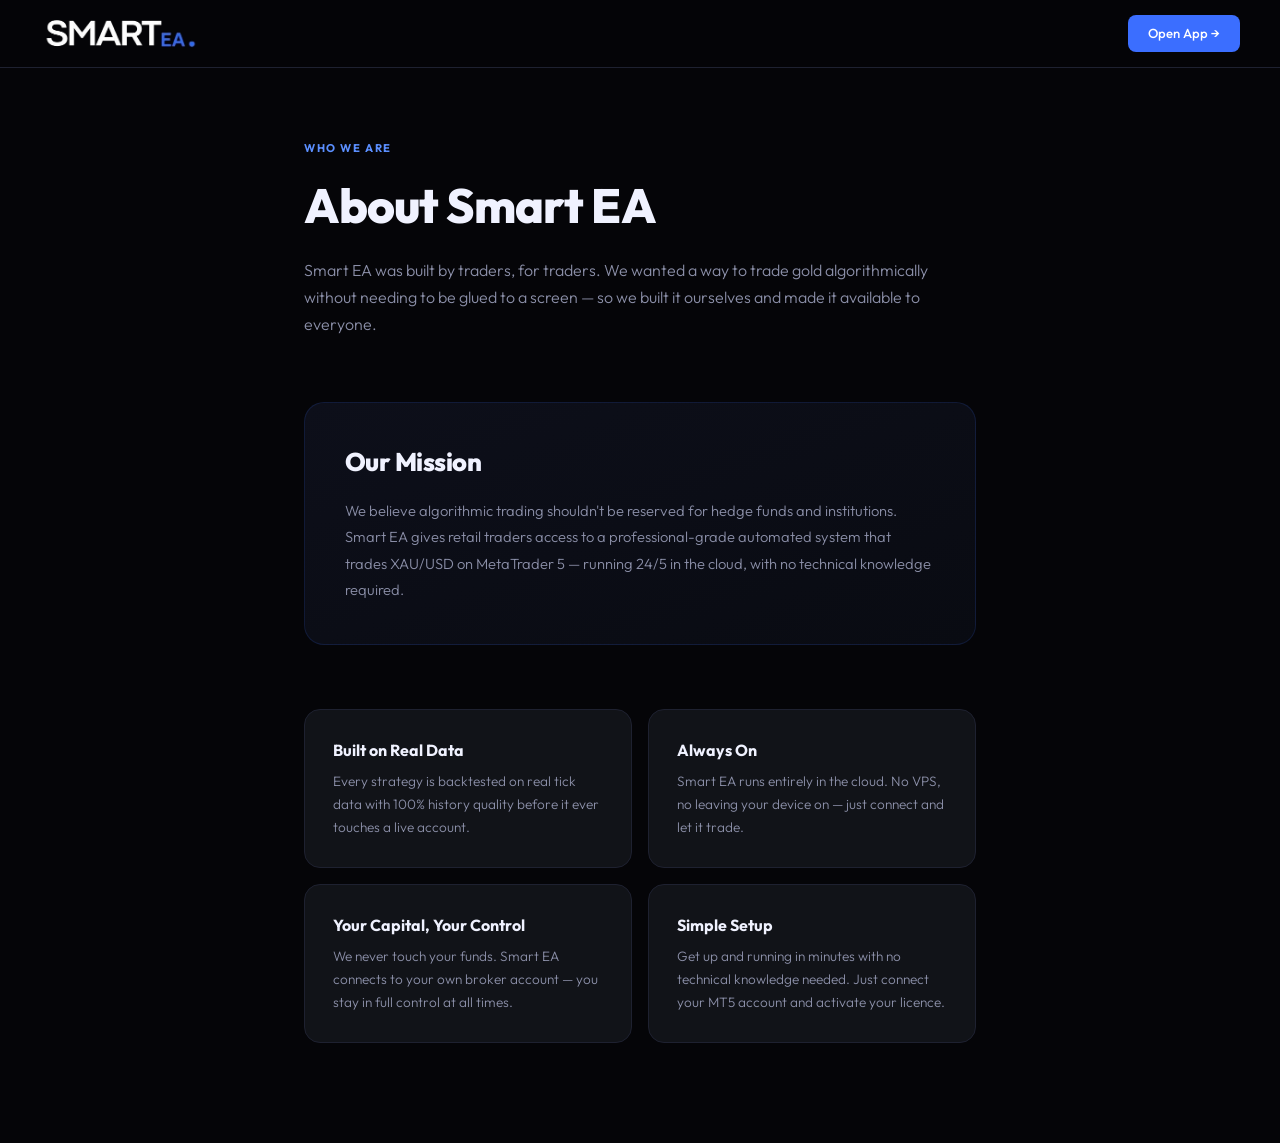
<file: about.html>
<!doctype html>
<html lang="en">
<head>
  <meta charset="utf-8"/>
  <meta name="viewport" content="width=device-width, initial-scale=1.0">
  <title>About – Smart EA</title>
  <link rel="preconnect" href="https://fonts.googleapis.com">
  <link href="https://fonts.googleapis.com/css2?family=Outfit:wght@300;400;500;600;700;800&family=Syne:wght@600;700;800&display=swap" rel="stylesheet">
  <link rel="stylesheet" href="style.css"/>
  <style>
    .page-wrap { max-width: 720px; margin: 0 auto; padding: 140px 24px 100px; display: flex; flex-direction: column; gap: 64px; }
    .page-label { font-size: 0.7rem; font-weight: 700; letter-spacing: 0.14em; text-transform: uppercase; color: #5b8fff; margin-bottom: 12px; }
    .page-title { font-family: 'Outfit', sans-serif; font-size: 3rem; font-weight: 800; letter-spacing: -0.02em; margin-bottom: 16px; }
    .page-sub { color: #8b8fa8; font-size: 1rem; font-weight: 300; line-height: 1.7; }
    .about-grid { display: grid; grid-template-columns: 1fr 1fr; gap: 16px; }
    .about-card { background: #111318; border: 1px solid #1e2130; border-radius: 16px; padding: 28px; }
    .about-card-icon { font-size: 1.4rem; margin-bottom: 12px; }
    .about-card h3 { font-size: 1rem; font-weight: 700; margin-bottom: 8px; color: #f0f2ff; }
    .about-card p { font-size: 0.85rem; color: #8b8fa8; font-weight: 300; line-height: 1.7; }
    .about-mission { background: linear-gradient(160deg, #0d0f1a, #090b12); border: 1px solid rgba(59,110,255,0.15); border-radius: 20px; padding: 40px; }
    .about-mission h2 { font-family: 'Outfit', sans-serif; font-size: 1.6rem; font-weight: 800; margin-bottom: 16px; letter-spacing: -0.02em; }
    .about-mission p { font-size: 0.92rem; color: #8b8fa8; font-weight: 300; line-height: 1.8; }
    @media(max-width: 600px) { .about-grid { grid-template-columns: 1fr; } }
  </style>
</head>
<body>
<header>
  <a href="index.html" class="logo-link"><img src="images/logo.png" alt="Smart EA" class="header-logo"></a>
  <a href="https://app.smarteatrading.com" target="_blank" class="header-app-btn">Open App →</a>
</header>
<div class="page-wrap">
  <div>
    <p class="page-label">Who We Are</p>
    <h1 class="page-title">About Smart EA</h1>
    <p class="page-sub">Smart EA was built by traders, for traders. We wanted a way to trade gold algorithmically without needing to be glued to a screen — so we built it ourselves and made it available to everyone.</p>
  </div>

  <div class="about-mission">
    <h2>Our Mission</h2>
    <p>We believe algorithmic trading shouldn't be reserved for hedge funds and institutions. Smart EA gives retail traders access to a professional-grade automated system that trades XAU/USD on MetaTrader 5 — running 24/5 in the cloud, with no technical knowledge required.</p>
  </div>

  <div class="about-grid">
    <div class="about-card">
      <h3>Built on Real Data</h3>
      <p>Every strategy is backtested on real tick data with 100% history quality before it ever touches a live account.</p>
    </div>
    <div class="about-card">
      <h3>Always On</h3>
      <p>Smart EA runs entirely in the cloud. No VPS, no leaving your device on — just connect and let it trade.</p>
    </div>
    <div class="about-card">
      <h3>Your Capital, Your Control</h3>
      <p>We never touch your funds. Smart EA connects to your own broker account — you stay in full control at all times.</p>
    </div>
    <div class="about-card">
      <h3>Simple Setup</h3>
      <p>Get up and running in minutes with no technical knowledge needed. Just connect your MT5 account and activate your licence.</p>
    </div>
  </div>
</div>
</body>
</html>
</file>
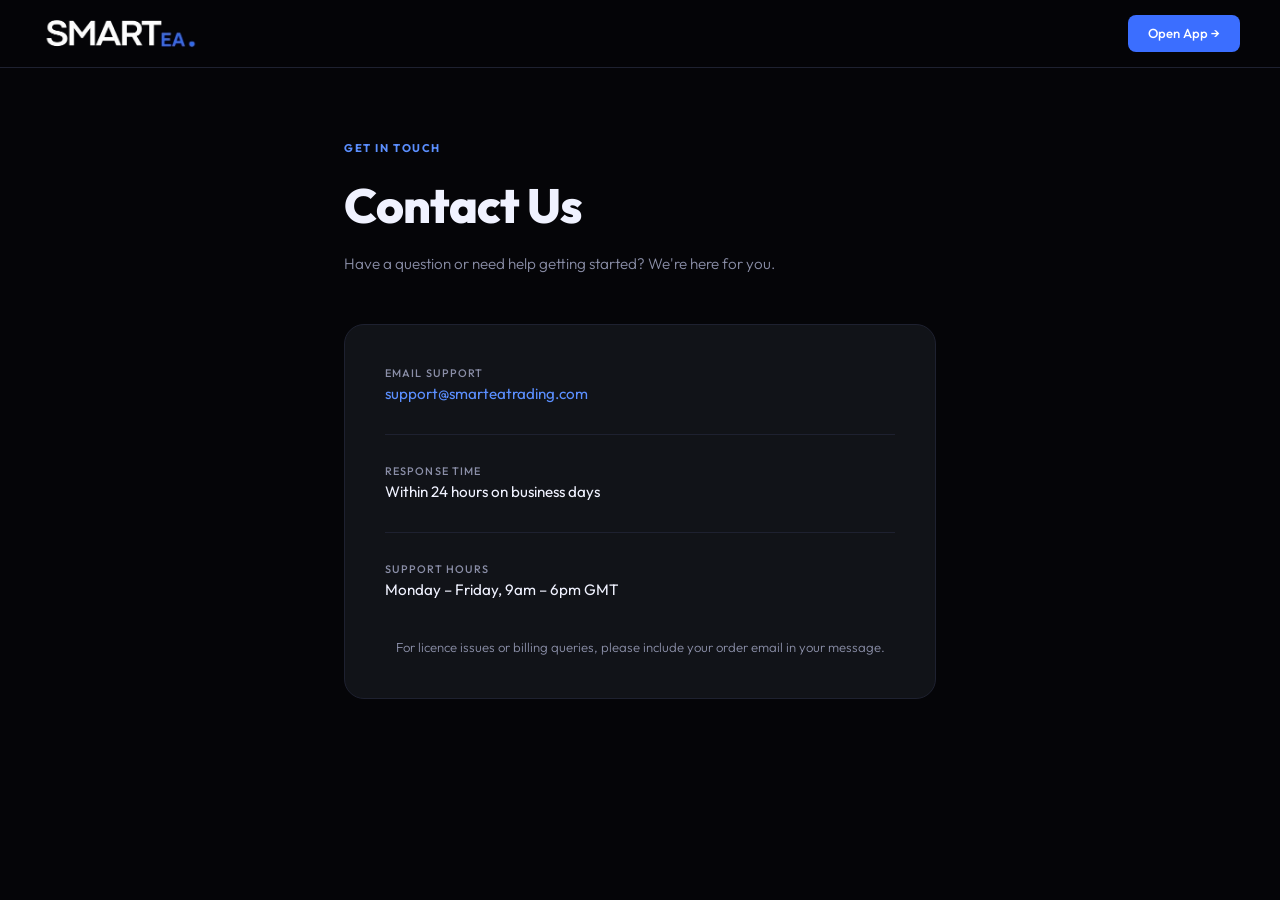
<file: contact.html>
<!doctype html>
<html lang="en">
<head>
  <meta charset="utf-8"/>
  <meta name="viewport" content="width=device-width, initial-scale=1.0">
  <title>Contact – Smart EA</title>
  <link rel="preconnect" href="https://fonts.googleapis.com">
  <link href="https://fonts.googleapis.com/css2?family=Outfit:wght@300;400;500;600;700;800&family=Syne:wght@600;700;800&display=swap" rel="stylesheet">
  <link rel="stylesheet" href="style.css"/>
  <style>
    .page-wrap { max-width: 640px; margin: 0 auto; padding: 140px 24px 80px; }
    .page-label { font-size: 0.7rem; font-weight: 700; letter-spacing: 0.14em; text-transform: uppercase; color: #5b8fff; margin-bottom: 12px; }
    .page-title { font-family: 'Outfit', sans-serif; font-size: 3rem; font-weight: 800; letter-spacing: -0.02em; margin-bottom: 12px; }
    .page-sub { color: #8b8fa8; font-size: 0.95rem; font-weight: 300; margin-bottom: 48px; }
    .contact-card { background: #111318; border: 1px solid #1e2130; border-radius: 20px; padding: 40px; display: flex; flex-direction: column; gap: 28px; }
    .contact-item { display: flex; align-items: center; gap: 16px; }
    .contact-icon { width: 44px; height: 44px; border-radius: 12px; background: rgba(59,110,255,0.1); border: 1px solid rgba(59,110,255,0.2); display: flex; align-items: center; justify-content: center; font-size: 1.1rem; flex-shrink: 0; }
    .contact-info { display: flex; flex-direction: column; gap: 2px; }
    .contact-label { font-size: 0.68rem; text-transform: uppercase; letter-spacing: 0.1em; color: #8b8fa8; font-weight: 500; }
    .contact-val { font-size: 0.95rem; color: #f0f2ff; font-weight: 400; }
    .contact-val a { color: #5b8fff; text-decoration: none; }
    .contact-val a:hover { text-decoration: underline; }
    .contact-divider { height: 1px; background: #1e2130; }
    .response-note { font-size: 0.82rem; color: #8b8fa8; font-weight: 300; text-align: center; padding-top: 8px; }
  </style>
</head>
<body>
<header>
  <a href="index.html" class="logo-link"><img src="images/logo.png" alt="Smart EA" class="header-logo"></a>
  <a href="https://app.smarteatrading.com" target="_blank" class="header-app-btn">Open App →</a>
</header>
<div class="page-wrap">
  <p class="page-label">Get in Touch</p>
  <h1 class="page-title">Contact Us</h1>
  <p class="page-sub">Have a question or need help getting started? We're here for you.</p>
  <div class="contact-card">
    <div class="contact-item">
      <div class="contact-info">
        <span class="contact-label">Email Support</span>
        <span class="contact-val"><a href="mailto:support@smarteatrading.com">support@smarteatrading.com</a></span>
      </div>
    </div>
    <div class="contact-divider"></div>
    <div class="contact-item">
      <div class="contact-info">
        <span class="contact-label">Response Time</span>
        <span class="contact-val">Within 24 hours on business days</span>
      </div>
    </div>
    <div class="contact-divider"></div>
    <div class="contact-item">
      <div class="contact-info">
        <span class="contact-label">Support Hours</span>
        <span class="contact-val">Monday – Friday, 9am – 6pm GMT</span>
      </div>
    </div>
    <p class="response-note">For licence issues or billing queries, please include your order email in your message.</p>
  </div>
</div>
</body>
</html>
</file>
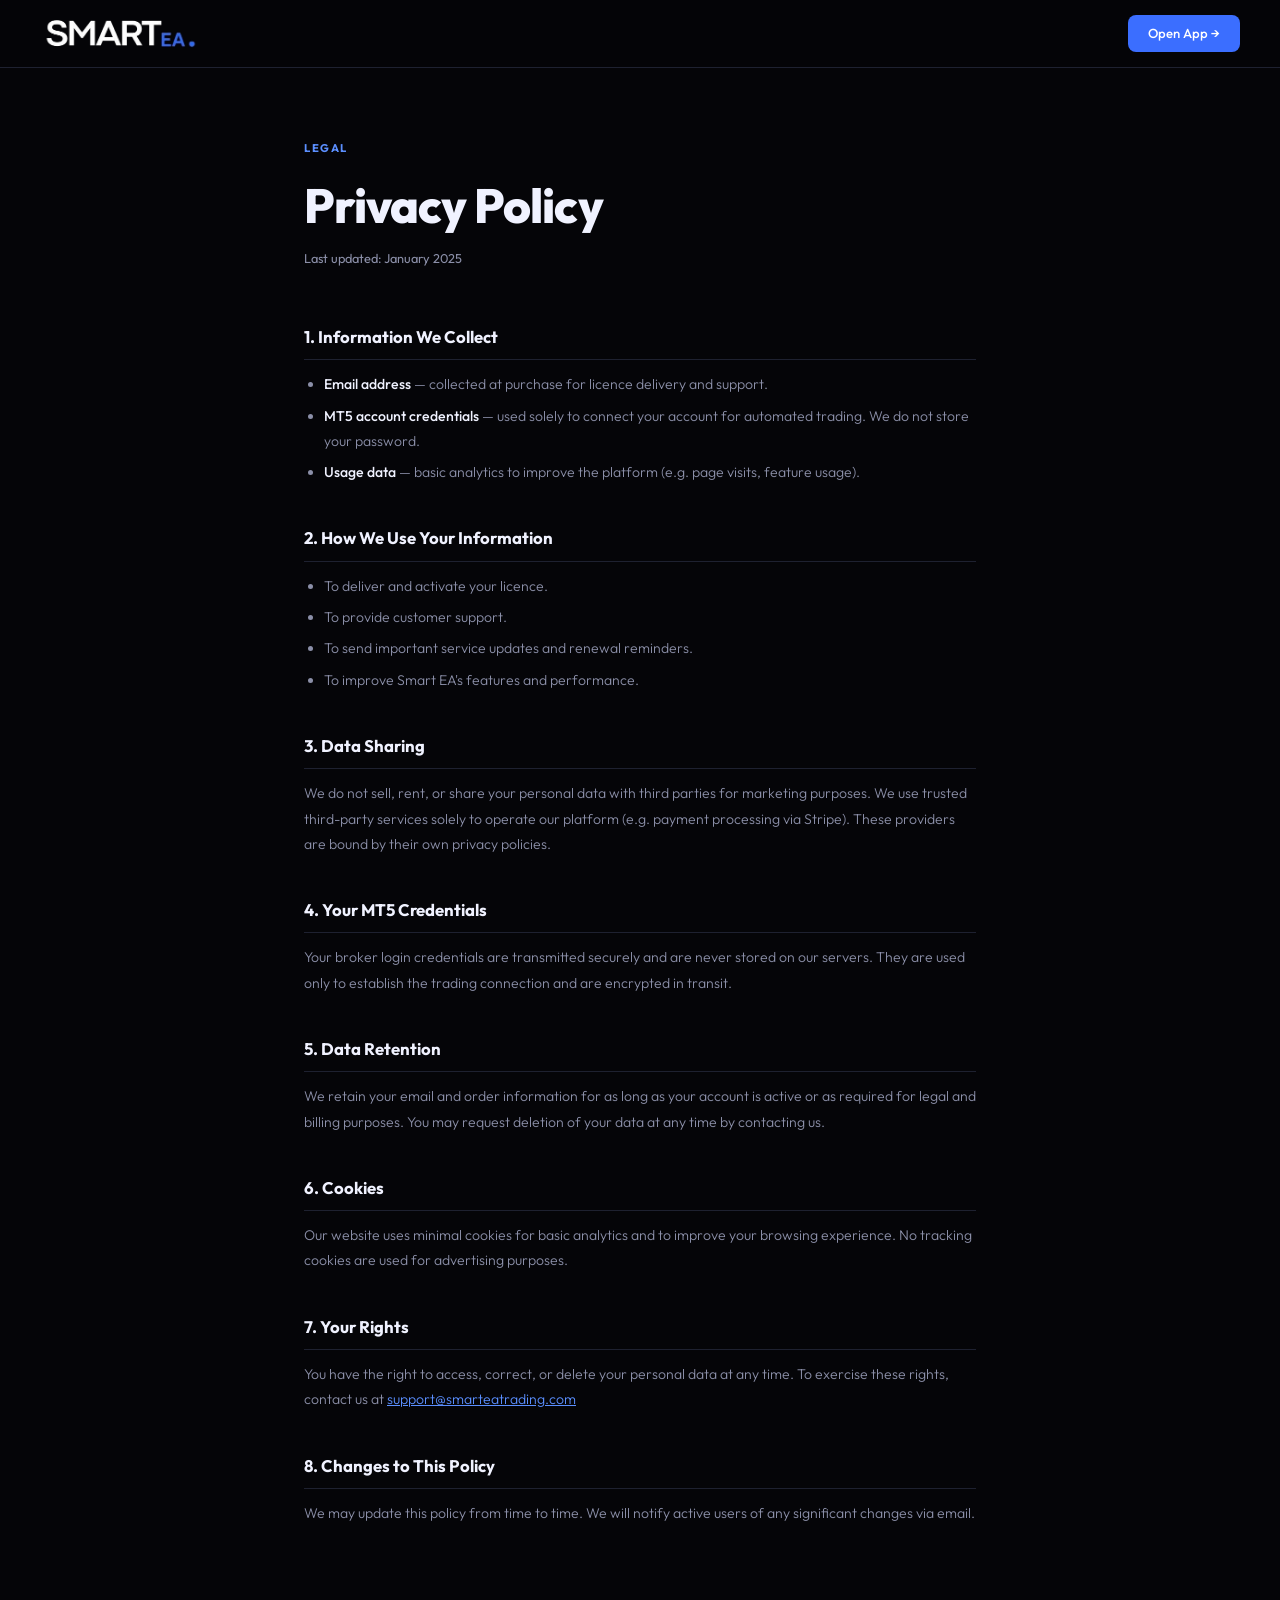
<file: privacy.html>
<!doctype html>
<html lang="en">
<head>
  <meta charset="utf-8"/>
  <meta name="viewport" content="width=device-width, initial-scale=1.0">
  <title>Privacy Policy – Smart EA</title>
  <link rel="preconnect" href="https://fonts.googleapis.com">
  <link href="https://fonts.googleapis.com/css2?family=Outfit:wght@300;400;500;600;700;800&display=swap" rel="stylesheet">
  <link rel="stylesheet" href="style.css"/>
  <style>
    .page-wrap { max-width: 720px; margin: 0 auto; padding: 140px 24px 100px; }
    .page-label { font-size: 0.7rem; font-weight: 700; letter-spacing: 0.14em; text-transform: uppercase; color: #5b8fff; margin-bottom: 12px; }
    .page-title { font-family: 'Outfit', sans-serif; font-size: 3rem; font-weight: 800; letter-spacing: -0.02em; margin-bottom: 8px; }
    .page-date { font-size: 0.8rem; color: #8b8fa8; margin-bottom: 56px; }
    .terms-section { margin-bottom: 40px; }
    .terms-section h2 { font-size: 1.05rem; font-weight: 700; color: #f0f2ff; margin-bottom: 12px; padding-bottom: 10px; border-bottom: 1px solid #1e2130; }
    .terms-section p, .terms-section li { font-size: 0.88rem; color: #8b8fa8; font-weight: 300; line-height: 1.8; margin-bottom: 8px; }
    .terms-section ul { padding-left: 20px; }
    .terms-section li { margin-bottom: 6px; }
  </style>
</head>
<body>
<header>
  <a href="index.html" class="logo-link"><img src="images/logo.png" alt="Smart EA" class="header-logo"></a>
  <a href="https://app.smarteatrading.com" target="_blank" class="header-app-btn">Open App →</a>
</header>
<div class="page-wrap">
  <p class="page-label">Legal</p>
  <h1 class="page-title">Privacy Policy</h1>
  <p class="page-date">Last updated: January 2025</p>

  <div class="terms-section">
    <h2>1. Information We Collect</h2>
    <ul>
      <li><strong style="color:#f0f2ff;font-weight:500;">Email address</strong> — collected at purchase for licence delivery and support.</li>
      <li><strong style="color:#f0f2ff;font-weight:500;">MT5 account credentials</strong> — used solely to connect your account for automated trading. We do not store your password.</li>
      <li><strong style="color:#f0f2ff;font-weight:500;">Usage data</strong> — basic analytics to improve the platform (e.g. page visits, feature usage).</li>
    </ul>
  </div>

  <div class="terms-section">
    <h2>2. How We Use Your Information</h2>
    <ul>
      <li>To deliver and activate your licence.</li>
      <li>To provide customer support.</li>
      <li>To send important service updates and renewal reminders.</li>
      <li>To improve Smart EA's features and performance.</li>
    </ul>
  </div>

  <div class="terms-section">
    <h2>3. Data Sharing</h2>
    <p>We do not sell, rent, or share your personal data with third parties for marketing purposes. We use trusted third-party services solely to operate our platform (e.g. payment processing via Stripe). These providers are bound by their own privacy policies.</p>
  </div>

  <div class="terms-section">
    <h2>4. Your MT5 Credentials</h2>
    <p>Your broker login credentials are transmitted securely and are never stored on our servers. They are used only to establish the trading connection and are encrypted in transit.</p>
  </div>

  <div class="terms-section">
    <h2>5. Data Retention</h2>
    <p>We retain your email and order information for as long as your account is active or as required for legal and billing purposes. You may request deletion of your data at any time by contacting us.</p>
  </div>

  <div class="terms-section">
    <h2>6. Cookies</h2>
    <p>Our website uses minimal cookies for basic analytics and to improve your browsing experience. No tracking cookies are used for advertising purposes.</p>
  </div>

  <div class="terms-section">
    <h2>7. Your Rights</h2>
    <p>You have the right to access, correct, or delete your personal data at any time. To exercise these rights, contact us at <a href="mailto:support@smarteatrading.com" style="color:#5b8fff;">support@smarteatrading.com</a></p>
  </div>

  <div class="terms-section">
    <h2>8. Changes to This Policy</h2>
    <p>We may update this policy from time to time. We will notify active users of any significant changes via email.</p>
  </div>
</div>
</body>
</html>
</file>
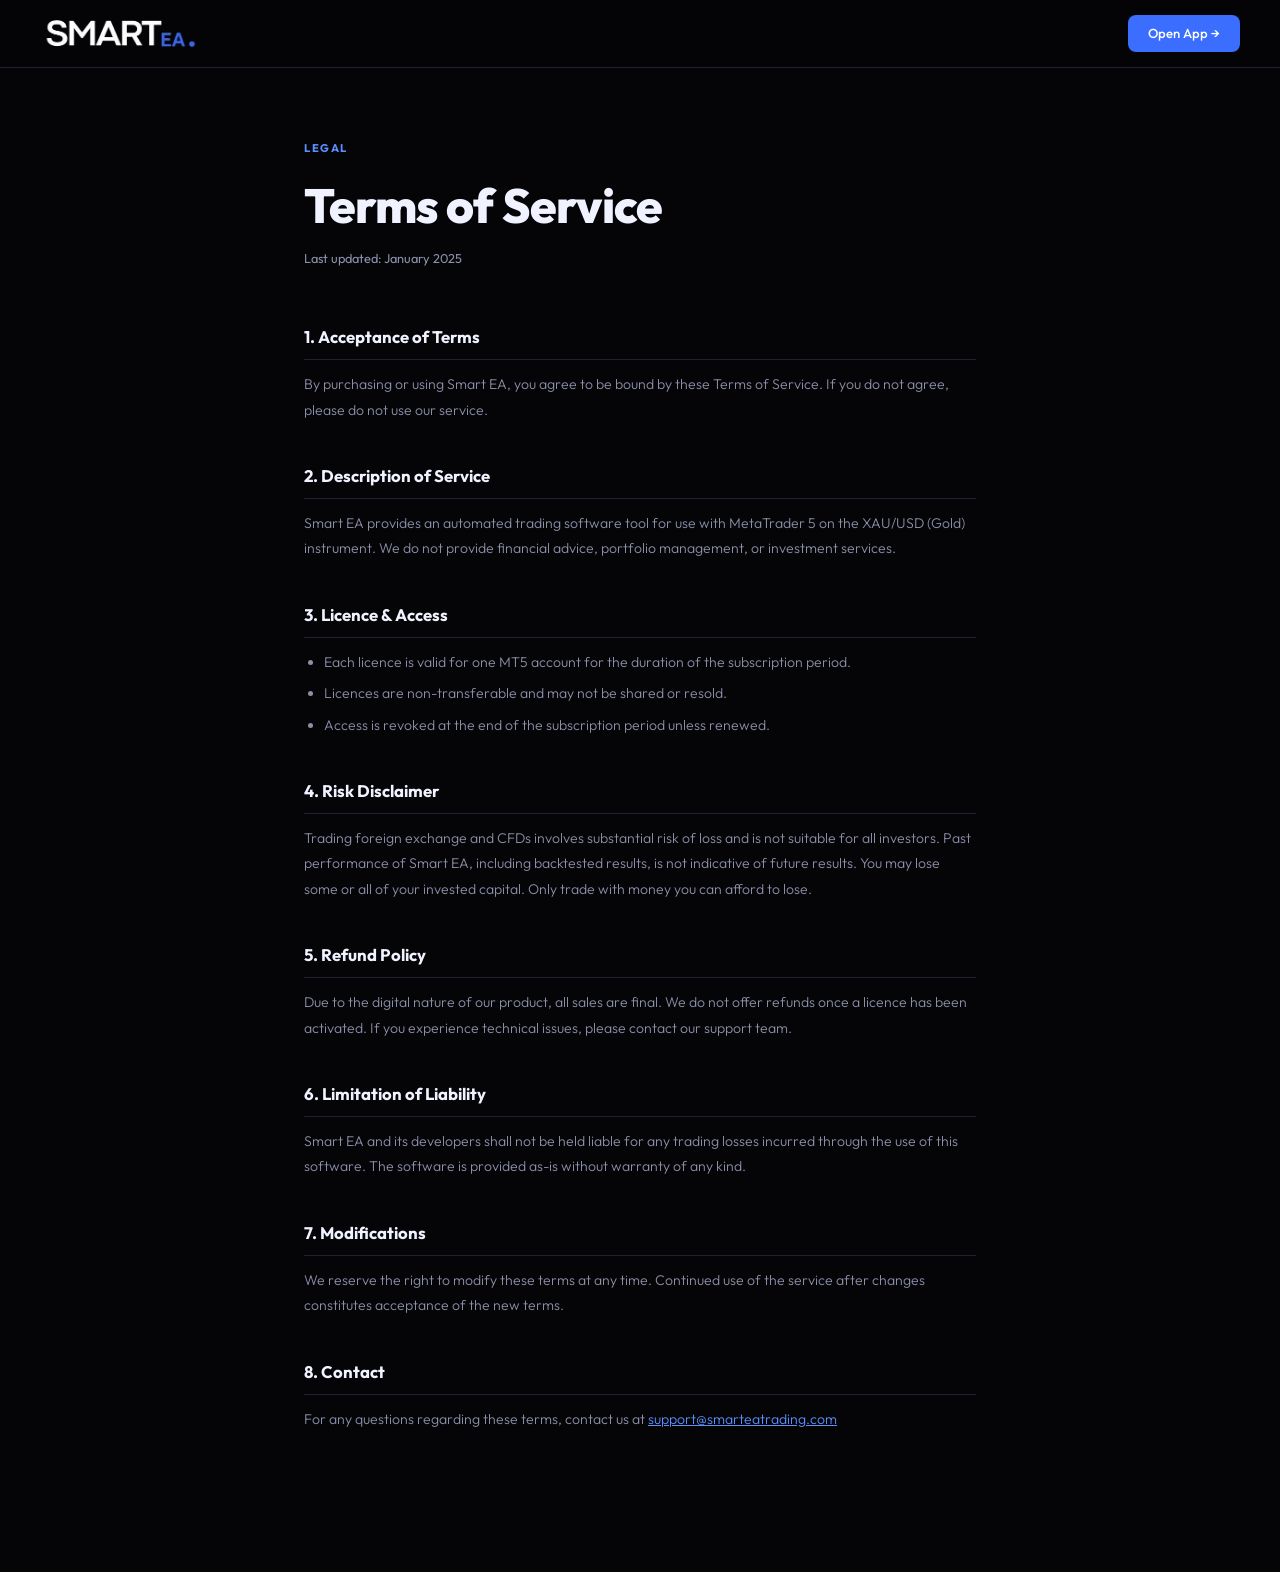
<file: terms.html>
<!doctype html>
<html lang="en">
<head>
  <meta charset="utf-8"/>
  <meta name="viewport" content="width=device-width, initial-scale=1.0">
  <title>Terms of Service – Smart EA</title>
  <link rel="preconnect" href="https://fonts.googleapis.com">
  <link href="https://fonts.googleapis.com/css2?family=Outfit:wght@300;400;500;600;700;800&display=swap" rel="stylesheet">
  <link rel="stylesheet" href="style.css"/>
  <style>
    .page-wrap { max-width: 720px; margin: 0 auto; padding: 140px 24px 100px; }
    .page-label { font-size: 0.7rem; font-weight: 700; letter-spacing: 0.14em; text-transform: uppercase; color: #5b8fff; margin-bottom: 12px; }
    .page-title { font-family: 'Outfit', sans-serif; font-size: 3rem; font-weight: 800; letter-spacing: -0.02em; margin-bottom: 8px; }
    .page-date { font-size: 0.8rem; color: #8b8fa8; margin-bottom: 56px; }
    .terms-section { margin-bottom: 40px; }
    .terms-section h2 { font-size: 1.05rem; font-weight: 700; color: #f0f2ff; margin-bottom: 12px; padding-bottom: 10px; border-bottom: 1px solid #1e2130; }
    .terms-section p, .terms-section li { font-size: 0.88rem; color: #8b8fa8; font-weight: 300; line-height: 1.8; margin-bottom: 8px; }
    .terms-section ul { padding-left: 20px; }
    .terms-section li { margin-bottom: 6px; }
  </style>
</head>
<body>
<header>
  <a href="index.html" class="logo-link"><img src="images/logo.png" alt="Smart EA" class="header-logo"></a>
  <a href="https://app.smarteatrading.com" target="_blank" class="header-app-btn">Open App →</a>
</header>
<div class="page-wrap">
  <p class="page-label">Legal</p>
  <h1 class="page-title">Terms of Service</h1>
  <p class="page-date">Last updated: January 2025</p>

  <div class="terms-section">
    <h2>1. Acceptance of Terms</h2>
    <p>By purchasing or using Smart EA, you agree to be bound by these Terms of Service. If you do not agree, please do not use our service.</p>
  </div>

  <div class="terms-section">
    <h2>2. Description of Service</h2>
    <p>Smart EA provides an automated trading software tool for use with MetaTrader 5 on the XAU/USD (Gold) instrument. We do not provide financial advice, portfolio management, or investment services.</p>
  </div>

  <div class="terms-section">
    <h2>3. Licence & Access</h2>
    <ul>
      <li>Each licence is valid for one MT5 account for the duration of the subscription period.</li>
      <li>Licences are non-transferable and may not be shared or resold.</li>
      <li>Access is revoked at the end of the subscription period unless renewed.</li>
    </ul>
  </div>

  <div class="terms-section">
    <h2>4. Risk Disclaimer</h2>
    <p>Trading foreign exchange and CFDs involves substantial risk of loss and is not suitable for all investors. Past performance of Smart EA, including backtested results, is not indicative of future results. You may lose some or all of your invested capital. Only trade with money you can afford to lose.</p>
  </div>

  <div class="terms-section">
    <h2>5. Refund Policy</h2>
    <p>Due to the digital nature of our product, all sales are final. We do not offer refunds once a licence has been activated. If you experience technical issues, please contact our support team.</p>
  </div>

  <div class="terms-section">
    <h2>6. Limitation of Liability</h2>
    <p>Smart EA and its developers shall not be held liable for any trading losses incurred through the use of this software. The software is provided as-is without warranty of any kind.</p>
  </div>

  <div class="terms-section">
    <h2>7. Modifications</h2>
    <p>We reserve the right to modify these terms at any time. Continued use of the service after changes constitutes acceptance of the new terms.</p>
  </div>

  <div class="terms-section">
    <h2>8. Contact</h2>
    <p>For any questions regarding these terms, contact us at <a href="mailto:support@smarteatrading.com" style="color:#5b8fff;">support@smarteatrading.com</a></p>
  </div>
</div>
</body>
</html>
</file>
<file: style.css>
/* ── Variables ─────────────────────────────────────── */
:root {
  --bg:    #050508;
  --b2:    #0a0c10;
  --b3:    #111318;
  --br:    #1e2130;
  --text:  #f0f2ff;
  --dim:   #8b8fa8;
  --blue:  #3b6eff;
  --blue2: #5b8fff;
  --display: 'Outfit', sans-serif;
  --sans:    'Outfit', sans-serif;
}

/* ── Reset ─────────────────────────────────────────── */
*, *::before, *::after { box-sizing: border-box; margin: 0; padding: 0; }

html { scroll-behavior: smooth; }

body {
  background: var(--bg);
  color: var(--text);
  font-family: var(--sans);
  font-weight: 400;
  line-height: 1.5;
  min-width: 1280px;
  overflow-x: auto;
}

/* ── Header ────────────────────────────────────────── */
header {
  position: fixed;
  top: 0; left: 0;
  width: 100%;
  min-width: 1280px;
  height: 68px;
  background: rgba(5,5,8,0.85);
  backdrop-filter: blur(12px);
  border-bottom: 1px solid var(--br);
  z-index: 100;
  display: flex;
  align-items: center;
  justify-content: space-between;
  padding: 0 40px;
}

.header-logo {
  height: 42px;
  width: auto;
  object-fit: contain;
}

.logo-link { display: flex; align-items: center; text-decoration: none; }

.header-app-btn {
  background: var(--blue);
  color: #fff;
  text-decoration: none;
  font-size: 0.82rem;
  font-weight: 500;
  padding: 9px 20px;
  border-radius: 8px;
  transition: opacity 0.2s;
  white-space: nowrap;
  font-family: var(--sans);
}

.header-app-btn:hover { opacity: 0.85; }

/* ── Hero ──────────────────────────────────────────── */
.hero {
  position: relative;
  min-height: 100vh;
  display: flex;
  align-items: center;
  padding: 120px 80px 40px;
  overflow: hidden;
}

.hero-chart-bg {
  position: absolute;
  bottom: 0;
  left: 0;
  width: 100%;
  height: 100%;
  z-index: 1;
  pointer-events: none;
  opacity: 0.6;
  mask-image: linear-gradient(to right, transparent 0%, rgba(0,0,0,0.7) 15%, rgba(0,0,0,0.9) 55%, transparent 100%);
  -webkit-mask-image: linear-gradient(to right, transparent 0%, rgba(0,0,0,0.7) 15%, rgba(0,0,0,0.9) 55%, transparent 100%);
}

.hero-bg {
  position: absolute; inset: 0;
  pointer-events: none;
  z-index: 0;
}

.orb {
  position: absolute;
  border-radius: 50%;
  filter: blur(80px);
  opacity: 0.3;
}

.orb1 {
  width: 500px; height: 500px;
  background: radial-gradient(circle, #1a3aff, transparent);
  top: -100px; left: -100px;
  animation: drift1 12s ease-in-out infinite alternate;
}

.orb2 {
  width: 400px; height: 400px;
  background: radial-gradient(circle, #0a1a8f, transparent);
  bottom: -80px; right: 10%;
  animation: drift2 15s ease-in-out infinite alternate;
}

.orb3 {
  width: 300px; height: 300px;
  background: radial-gradient(circle, #22c97a22, transparent);
  top: 40%; left: 40%;
  animation: drift1 18s ease-in-out infinite alternate-reverse;
}

@keyframes drift1 {
  from { transform: translate(0, 0); }
  to   { transform: translate(40px, 30px); }
}
@keyframes drift2 {
  from { transform: translate(0, 0); }
  to   { transform: translate(-30px, -20px); }
}

.homepage-bg {
  position: absolute;
  top: 0; left: 0;
  width: 100%; height: 100%;
  object-fit: cover;
  opacity: 0.08;
  z-index: 0;
}

.hero-inner {
  position: relative;
  z-index: 2;
  width: 100%;
  display: flex;
  align-items: center;
}

.hero-left {
  display: flex;
  flex-direction: column;
  width: 540px;
  flex-shrink: 0;
}

.hero-content {
  display: flex;
  flex-direction: column;
  margin-bottom: 64px;
}

.hero-title {
  font-family: var(--display);
  font-size: 6rem;
  font-weight: 800;
  line-height: 1.05;
  letter-spacing: -0.01em;
  margin-bottom: 20px;
  color: var(--text);
}

.hero-title-main {
  font-size: 1em;
  text-transform: uppercase;
}

.accent {
  color: var(--blue2);
  font-size: 0.65em;
  display: block;
}


.hero-sub {
  font-size: 1.05rem;
  color: var(--dim);
  max-width: 480px;
  margin-bottom: 20px;
  font-weight: 300;
}

.hero-btn {
  display: inline-block;
  background: var(--blue);
  color: #fff;
  font-family: var(--sans);
  font-size: 0.95rem;
  font-weight: 600;
  padding: 14px 32px;
  border-radius: 10px;
  text-decoration: none;
  transition: background 0.2s, box-shadow 0.2s;
  letter-spacing: 0.01em;
  align-self: flex-start;
}

.hero-btn:hover {
  background: var(--blue2);
}

.hero-stats {
  display: flex;
  align-items: center;
  gap: 32px;
}

.stat-val {
  font-family: 'Syne', sans-serif;
  font-size: 1.3rem;
  font-weight: 700;
  color: var(--text);
}

.stat-label {
  font-size: 0.72rem;
  color: var(--dim);
  text-transform: uppercase;
  letter-spacing: 0.08em;
  margin-top: 2px;
}

.stat-divider {
  width: 1px;
  height: 36px;
  background: var(--br);
}

.hero-right {
  position: absolute;
  right: 0;
  top: 50%;
  transform: translateY(-50%);
  width: 460px;
  max-width: 460px;
  flex-shrink: 0;
}

/* ── Order Book ─────────────────────────────────────── */
.order-book {
  background: linear-gradient(160deg, #0a0c10 0%, #070810 100%);
  border-radius: 20px;
  border: 1px solid rgba(59,110,255,0.12);
  box-shadow: 0 0 80px rgba(0,0,0,0.6), 0 0 0 1px rgba(255,255,255,0.02) inset;
  overflow: hidden;
  font-family: 'Outfit', sans-serif;
  width: 100%;
}

.ob-header {
  padding: 24px 28px 20px;
  border-bottom: 1px solid rgba(255,255,255,0.05);
  display: flex;
  align-items: center;
  justify-content: space-between;
}

.ob-title {
  display: flex;
  align-items: center;
  gap: 10px;
}

.ob-symbol {
  font-size: 1.1rem;
  font-weight: 600;
  color: rgba(255,255,255,0.9);
  letter-spacing: 0.06em;
}

.ob-live {
  display: flex;
  align-items: center;
  gap: 5px;
  font-size: 0.58rem;
  font-weight: 600;
  letter-spacing: 0.12em;
  color: rgba(255,255,255,0.4);
  padding: 3px 9px;
  border-radius: 100px;
  border: 1px solid rgba(255,255,255,0.08);
}

.ob-dot {
  width: 5px; height: 5px;
  border-radius: 50%;
  background: #3b6eff;
  box-shadow: 0 0 6px #3b6eff;
  animation: pulse 2s ease-in-out infinite;
}

@keyframes pulse {
  0%, 100% { opacity: 1; box-shadow: 0 0 6px #3b6eff; }
  50% { opacity: 0.5; box-shadow: 0 0 2px #3b6eff; }
}

.ob-price-main {
  font-size: 1.9rem;
  font-weight: 700;
  color: #fff;
  letter-spacing: 0.01em;
  font-variant-numeric: tabular-nums;
  transition: color 0.3s;
}

.ob-price-main.up { color: #5b8fff; }
.ob-price-main.down { color: rgba(255,255,255,0.6); }

.ob-cols {
  display: grid;
  grid-template-columns: 1fr 1fr 1fr;
  padding: 8px 24px;
  font-size: 0.58rem;
  font-weight: 500;
  letter-spacing: 0.1em;
  text-transform: uppercase;
  color: rgba(255,255,255,0.18);
  border-bottom: 1px solid rgba(255,255,255,0.04);
}

.ob-cols .right { text-align: right; }

.ob-asks, .ob-bids {
  display: flex;
  flex-direction: column;
}

.ob-row {
  display: grid;
  grid-template-columns: 1fr 1fr 1fr;
  padding: 5px 24px;
  font-size: 0.78rem;
  font-variant-numeric: tabular-nums;
  position: relative;
  cursor: default;
}

.ob-row-bar {
  position: absolute;
  top: 0; right: 0;
  height: 100%;
  border-radius: 1px 0 0 1px;
  transition: width 0.4s ease;
}

.ob-asks .ob-row .ob-row-bar { background: rgba(59,110,255,0.1); }
.ob-bids .ob-row .ob-row-bar { background: rgba(91,143,255,0.06); }

.ob-asks .ob-price { color: #5b8fff; font-weight: 500; }
.ob-bids .ob-price { color: rgba(255,255,255,0.92); font-weight: 500; }

.ob-vol, .ob-total {
  text-align: right;
  color: rgba(255,255,255,0.5);
  font-weight: 300;
}

.ob-spread {
  text-align: center;
  font-size: 0.62rem;
  color: rgba(255,255,255,0.2);
  padding: 7px 0;
  border-top: 1px solid rgba(255,255,255,0.04);
  border-bottom: 1px solid rgba(255,255,255,0.04);
  letter-spacing: 0.08em;
  background: rgba(0,0,0,0.2);
}

.ob-footer {
  display: flex;
  justify-content: space-between;
  padding: 18px 28px;
  border-top: 1px solid rgba(255,255,255,0.05);
  background: rgba(0,0,0,0.15);
}

.ob-stat { display: flex; flex-direction: column; gap: 4px; }
.ob-stat-label { font-size: 0.6rem; color: rgba(255,255,255,0.2); text-transform: uppercase; letter-spacing: 0.1em; }
.ob-stat-val { font-size: 0.95rem; font-weight: 500; color: rgba(255,255,255,0.5); font-variant-numeric: tabular-nums; }
.ob-stat-val.green { color: #3b6eff; }
.ob-stat-val.red { color: #5b8fff; }

.hero-mockup {
  width: 460px;
  border-radius: 16px;
  overflow: hidden;
  border: 1px solid rgba(59,110,255,0.2);
  box-shadow: 0 0 60px rgba(59,110,255,0.1), 0 30px 80px rgba(0,0,0,0.5);
  transform: perspective(1000px) rotateY(-6deg) rotateX(2deg);
  transition: transform 0.4s ease;
}

.hero-mockup:hover {
  transform: perspective(1000px) rotateY(-2deg) rotateX(1deg);
}

.hero-mockup img {
  width: 100%;
  display: block;
}

/* ── Broker Section ────────────────────────────────── */
.broker-section {
  padding: 60px 80px 80px;
  background: var(--b2);
  border-top: 1px solid var(--br);
  display: flex;
  flex-direction: column;
  align-items: center;
  gap: 48px;
  min-width: 1280px;
}

.broker-header { text-align: center; }

.broker-label {
  font-size: 0.7rem;
  font-weight: 700;
  letter-spacing: 0.14em;
  text-transform: uppercase;
  color: var(--blue2);
  margin-bottom: 10px;
}

.broker-header h2 {
  font-family: var(--display);
  font-size: 3rem;
  font-weight: 800;
  letter-spacing: -0.02em;
  margin-bottom: 10px;
  display: inline-block;
}

.broker-sub {
  color: var(--dim);
  font-size: 0.95rem;
  font-weight: 300;
}

.broker-grid {
  display: flex;
  gap: 24px;
  justify-content: center;
}

.broker-card {
  background: var(--b3);
  border: 1px solid var(--br);
  border-radius: 20px;
  padding: 32px 28px;
  width: 340px;
  display: flex;
  flex-direction: column;
  gap: 20px;
  transition: transform 0.25s ease;
}

.broker-card:hover { transform: translateY(-4px); }

.broker-logo-wrap {
  height: 90px;
  display: flex;
  align-items: center;
}

.broker-logo-img {
  height: 100px;
  width: auto;
  max-width: 280px;
  object-fit: contain;
  object-position: left center;
}

.broker-card.blackbull-card .broker-logo-img {
  height: 55px;
}

.broker-card.exness-card .broker-logo-img {
  margin-left: -22px;
}

.broker-details {
  display: flex;
  align-items: center;
  flex-direction: row;
  gap: 0;
  background: rgba(0,0,0,0.12);
  border-radius: 10px;
  padding: 10px 14px;
}

.broker-stat {
  display: flex;
  flex-direction: column;
  gap: 3px;
  flex: 1;
  text-align: center;
  min-width: 0;
}

.broker-stat-val {
  font-family: var(--display);
  font-size: 0.95rem;
  font-weight: 700;
  color: var(--text);
  white-space: nowrap;
}

.broker-stat-label {
  font-size: 0.55rem;
  text-transform: uppercase;
  letter-spacing: 0.06em;
  color: var(--dim);
  white-space: nowrap;
}

.broker-stat-div {
  width: 1px;
  height: 32px;
  background: var(--br);
  margin: 0 12px;
  flex-shrink: 0;
}

.broker-btn {
  display: block;
  text-align: center;
  padding: 13px 0;
  border-radius: 10px;
  text-decoration: none;
  font-size: 0.88rem;
  font-weight: 600;
  font-family: var(--sans);
  transition: background 0.2s;
  background: #ffffff;
  color: #000;
}

.broker-btn:hover { background: #e8e8e8; }

.broker-card.exness-card  { background: #FFDF01; border-color: #FFDF01; }
.broker-card.exness-card .broker-stat-val { color: #000; }
.broker-card.exness-card .broker-stat-label { color: rgba(0,0,0,0.5); }
.broker-card.exness-card .broker-stat-div { background: rgba(0,0,0,0.15); }
.broker-card.exness-card .broker-details { background: rgba(0,0,0,0.08); }
.broker-card.exness-card .broker-btn { background: #000; color: #fff; }
.broker-card.exness-card .broker-btn:hover { background: #222; }

.broker-card.vantage-card { background: #fff; border-color: #fff; }
.broker-card.vantage-card .broker-stat-val { color: #003c4a; }
.broker-card.vantage-card .broker-stat-label { color: rgba(0,60,74,0.5); }
.broker-card.vantage-card .broker-stat-div { background: rgba(0,60,74,0.15); }
.broker-card.vantage-card .broker-details { background: rgba(0,60,74,0.06); }
.broker-card.vantage-card .broker-btn { background: #003c4a; color: #fff; }
.broker-card.vantage-card .broker-btn:hover { background: #005a70; }

.broker-card.blackbull-card { background: #fff; border-color: #fff; }
.broker-card.blackbull-card .broker-stat-val { color: #000; }
.broker-card.blackbull-card .broker-stat-label { color: rgba(0,0,0,0.5); }
.broker-card.blackbull-card .broker-stat-div { background: rgba(0,0,0,0.15); }
.broker-card.blackbull-card .broker-details { background: rgba(0,0,0,0.06); }
.broker-card.blackbull-card .broker-btn { background: #000; color: #fff; }
.broker-card.blackbull-card .broker-btn:hover { background: #333; }

/* Broker brand backgrounds */


/* ── Plans ─────────────────────────────────────────── */
.plans-section {
  padding: 60px 80px 90px 80px;
  background: var(--bg);
  border-top: 1px solid var(--br);
  display: flex;
  flex-direction: column;
  align-items: center;
  gap: 56px;
  min-width: 1280px;
}

.plans-header { text-align: center; }

.plans-header h2 {
  font-family: var(--display);
  font-size: 3rem;
  font-weight: 800;
  letter-spacing: -0.02em;
  display: inline-block;
  margin-bottom: 10px;
}

.plans-header p {
  color: var(--dim);
  font-size: 0.95rem;
  font-weight: 300;
}

.plans-wrapper {
  display: flex;
  gap: 28px;
  align-items: center;
  justify-content: center;
}

.plan-box {
  background: linear-gradient(
    160deg,
    rgba(13,14,20,1) 0%,
    rgba(9,10,14,1) 50%,
    rgba(11,12,17,1) 100%
  );
  border: 1px solid rgba(255,255,255,0.07);
  border-radius: 24px;
  padding: 40px 36px 36px 36px;
  width: 320px;
  display: flex;
  flex-direction: column;
  gap: 20px;
  box-shadow:
    0 0 60px rgba(0,0,0,0.9),
    0 1px 0 rgba(255,255,255,0.1) inset,
    0 -1px 0 rgba(0,0,0,0.8) inset;
  position: relative;
  overflow: hidden;
}

.plan-box::before {
  content: '';
  position: absolute;
  top: 0; left: -10%; right: -10%;
  height: 45%;
  background: linear-gradient(
    180deg,
    rgba(255,255,255,0.11) 0%,
    rgba(255,255,255,0.04) 50%,
    transparent 100%
  );
  border-radius: 0 0 60% 60%;
  pointer-events: none;
}

.plan-box::after {
  content: '';
  position: absolute;
  top: 0; left: 10%; right: 10%;
  height: 1px;
  background: linear-gradient(90deg, transparent, rgba(255,255,255,0.5) 30%, rgba(255,255,255,0.7) 50%, rgba(255,255,255,0.5) 70%, transparent);
  pointer-events: none;
}

.plan-box::before {
  content: '';
  position: absolute;
  top: 0; left: 0; right: 0;
  height: 55%;
  background: linear-gradient(
    180deg,
    rgba(255,255,255,0.05) 0%,
    rgba(255,255,255,0.01) 60%,
    transparent 100%
  );
  border-radius: 24px 24px 60% 60%;
  pointer-events: none;
}

.plan-box::after {
  content: '';
  position: absolute;
  top: 0; left: 0; right: 0;
  height: 1px;
  background: linear-gradient(90deg, transparent 0%, rgba(255,255,255,0.18) 40%, rgba(255,255,255,0.22) 50%, rgba(255,255,255,0.18) 60%, transparent 100%);
  pointer-events: none;
}

.plan-tape {
  position: absolute;
  top: 18px;
  right: -28px;
  background: #22c55e;
  color: #fff;
  font-size: 0.7rem;
  font-weight: 700;
  letter-spacing: 0.06em;
  text-transform: uppercase;
  padding: 5px 36px;
  transform: rotate(45deg);
  box-shadow: 0 2px 8px rgba(34,197,94,0.4);
}
.plan-box.pro-plan {
  transform: scale(1.06);
  box-shadow: 0 0 35px rgba(59,110,255,0.15);
  border-color: rgba(59,110,255,0.3);
}

.plan-box.premium-plan {
  box-shadow: 0 0 20px rgba(175,120,255,0.13), 0 0 35px rgba(160,100,255,0.07);
  border-color: rgba(185,130,255,0.12);
}

.plan-name {
  font-family: var(--display);
  font-size: 0.65rem;
  font-weight: 700;
  letter-spacing: 0.14em;
  text-transform: uppercase;
  color: var(--blue2);
}

.plan-popular-badge {
  display: inline-block;
  font-family: var(--sans);
  font-size: 0.62rem;
  font-weight: 700;
  letter-spacing: 0.1em;
  text-transform: uppercase;
  color: #fff;
  background: var(--blue);
  border-radius: 100px;
  padding: 4px 12px;
  align-self: flex-start;
}

.plan-box h1 {
  font-family: var(--display);
  font-size: 3.4rem;
  font-weight: 800;
  color: var(--text);
  letter-spacing: -0.03em;
  line-height: 1;
  display: block;
  transform: none;
}

.plan-period {
  font-size: 0.82rem;
  color: var(--dim);
  font-weight: 300;
}

.plan-price {
  font-size: 1.15rem;
  font-weight: 600;
  color: var(--text);
}

.plan-price span {
  font-size: 0.85rem;
  color: var(--dim);
  font-weight: 300;
}

.plan-price-row {
  display: flex;
  align-items: center;
  gap: 10px;
}

.plan-save {
  display: inline-block;
  padding: 2px 8px;
  background: #22c55e;
  border-radius: 4px;
  font-size: 0.65rem;
  font-weight: 700;
  color: #fff;
  letter-spacing: 0.05em;
  text-transform: uppercase;
  white-space: nowrap;
  align-self: center;
  margin-top: 6px;
}
.plan-trial {
  font-size: 0.72rem;
  color: rgba(255,255,255,0.4);
  font-weight: 400;
  letter-spacing: 0.02em;
  display: flex;
  align-items: center;
  gap: 6px;
}

.plan-trial::before {
  content: '';
  display: inline-block;
  width: 5px;
  height: 5px;
  border-radius: 50%;
  background: #4ade80;
  box-shadow: 0 0 6px #4ade80;
  flex-shrink: 0;
}

.plan-cta-note {
  font-size: 0.7rem;
  color: rgba(255,255,255,0.2);
  text-align: center;
  letter-spacing: 0.02em;
}

.plan-features {
  list-style: none;
  display: flex;
  flex-direction: column;
  gap: 12px;
  margin-bottom: 8px;
}

.plan-features li {
  font-size: 0.88rem;
  color: var(--dim);
  font-weight: 300;
}

.plan-box button,
.plan-box a.btn-trial,
.plan-box span.btn-trial {
  display: block;
  width: 100%;
  padding: 15px 0;
  border-radius: 12px;
  border: none;
  cursor: pointer;
  font-size: 0.9rem;
  font-weight: 600;
  font-family: var(--sans);
  transition: opacity 0.2s;
  box-sizing: border-box;
  text-decoration: none;
  text-align: center;
}

.plan-box button:hover { opacity: 0.85; }

.plan-box button.btn-dark {
  background: #1a1d28;
  color: var(--text);
  border: 1px solid var(--br);
}

.plan-box button.btn-trial,
.plan-box a.btn-trial,
.plan-box span.btn-trial {
  background: transparent;
  color: var(--text);
  border: 1px solid rgba(255,255,255,0.15);
  letter-spacing: 0.02em;
  transition: border-color 0.2s, color 0.2s;
  text-decoration: none;
  display: block;
  margin-top: 0;
  text-align: center;
  cursor: pointer;
}

.plan-box button.btn-trial:hover,
.plan-box a.btn-trial:hover,
.plan-box span.btn-trial:hover {
  border-color: rgba(255,255,255,0.4);
  color: #fff;
  opacity: 1;
}

.plan-box.pro-plan button.btn-trial,
.plan-box.pro-plan a.btn-trial,
.plan-box.pro-plan span.btn-trial {
  background: var(--blue);
  border-color: transparent;
  color: #fff;
  transition: background 0.2s, box-shadow 0.8s ease-in-out, opacity 0.2s;
}

.plan-box.pro-plan button.btn-trial:hover,
.plan-box.pro-plan a.btn-trial:hover,
.plan-box.pro-plan span.btn-trial:hover {
  background: var(--blue2);
  opacity: 1;
}

/* ── How It Works ──────────────────────────────────── */
.hiw-section {
  padding: 60px 80px 130px 80px;
  background: var(--b2);
  border-top: 1px solid var(--br);
  display: flex;
  flex-direction: column;
  align-items: center;
  gap: 80px;
  min-width: 1280px;
}

.hiw-header { text-align: center; }

.hiw-title {
  font-family: var(--display);
  font-size: 3rem;
  font-weight: 800;
  letter-spacing: -0.02em;
  margin-bottom: 10px;
  display: inline-block;
}

.hiw-sub {
  color: var(--dim);
  font-size: 0.95rem;
  font-weight: 300;
}

.hiw-row {
  display: flex;
  align-items: center;
  gap: 80px;
  width: 1100px;
}

.hiw-row-rev { flex-direction: row-reverse; }

.hiw-text {
  width: 380px;
  flex-shrink: 0;
  display: flex;
  flex-direction: column;
  gap: 14px;
}

.hiw-num {
  font-family: var(--display);
  font-size: 0.7rem;
  font-weight: 800;
  color: var(--blue2);
  letter-spacing: 0.12em;
}

.hiw-text h3 {
  font-family: var(--display);
  font-size: 1.4rem;
  font-weight: 700;
  color: var(--text);
  letter-spacing: -0.02em;
  line-height: 1.2;
}

.hiw-text p {
  font-size: 0.88rem;
  color: var(--dim);
  line-height: 1.7;
  font-weight: 300;
}

.hiw-screen {
  flex: 1;
  border-radius: 16px;
  overflow: hidden;
  border: 1px solid var(--br);
  box-shadow: 0 20px 60px rgba(0,0,0,0.4);
}

.hiw-screen img {
  width: 100%;
  display: block;
}

.hiw-screen-placeholder {
  background: var(--b3);
  min-height: 260px;
  display: flex;
  align-items: center;
  justify-content: center;
}

.hiw-placeholder-inner {
  display: flex;
  flex-direction: column;
  align-items: center;
  gap: 10px;
  color: var(--dim);
  font-size: 0.85rem;
}

/* ── Performance ───────────────────────────────────── */
.perf-section {
  padding: 60px 80px;
  background: var(--bg);
  border-top: 1px solid var(--br);
  display: flex;
  flex-direction: column;
  align-items: center;
  gap: 48px;
  min-width: 1280px;
}

.perf-header { text-align: center; }

.perf-title {
  font-family: var(--display);
  font-size: 3rem;
  font-weight: 800;
  letter-spacing: -0.02em;
  display: inline-block;
  margin-bottom: 10px;
}

.perf-sub {
  color: var(--dim);
  font-size: 0.85rem;
  font-weight: 300;
}

.perf-stats {
  display: flex;
  gap: 16px;
  justify-content: center;
  width: 900px;
}

.perf-card {
  background: var(--b3);
  border: 1px solid var(--br);
  border-radius: 16px;
  padding: 28px 32px;
  display: flex;
  flex-direction: column;
  align-items: center;
  gap: 8px;
  flex: 1;
}

.perf-val {
  font-family: var(--display);
  font-size: 1.8rem;
  font-weight: 800;
  color: var(--blue2);
  letter-spacing: -0.02em;
}

.perf-label {
  font-size: 0.72rem;
  color: var(--dim);
  text-transform: uppercase;
  letter-spacing: 0.08em;
  font-weight: 500;
}

.perf-chart-wrap {
  width: 890px;
  background: var(--b3);
  border: 1px solid var(--br);
  border-radius: 20px;
  padding: 24px 22px 32px 22px;
}

.perf-disclaimer {
  font-size: 0.82rem;
  color: rgba(255,255,255,0.35);
  text-align: center;
  width: 700px;
  line-height: 1.6;
}

/* ── Perf Stats Inline ─────────────────────────────── */
.perf-stats-inline {
  display: flex;
  flex-direction: row;
  align-items: center;
  margin-bottom: 20px;
  padding-bottom: 20px;
  border-bottom: 1px solid rgba(255,255,255,0.05);
}

.perf-stat-inline {
  display: flex;
  flex-direction: column;
  gap: 3px;
  flex: 1;
  text-align: center;
  min-width: 0;
}

.perf-val-inline {
  font-family: var(--display);
  font-size: 1.5rem;
  font-weight: 800;
  color: var(--blue2);
  letter-spacing: -0.02em;
}

.perf-label-inline {
  font-size: 0.68rem;
  color: var(--dim);
  text-transform: uppercase;
  letter-spacing: 0.08em;
  font-weight: 500;
}

.perf-stat-divider {
  width: 1px;
  height: 40px;
  background: rgba(255,255,255,0.07);
  flex-shrink: 0;
}

/* ── FAQ ───────────────────────────────────────────── */
.faq-section {
  padding: 60px 80px 90px;
  background: var(--b2);
  border-top: 1px solid var(--br);
  display: flex;
  flex-direction: column;
  align-items: center;
  gap: 48px;
  min-width: 1280px;
}

.faq-header { text-align: center; }

.faq-title {
  font-family: var(--display);
  font-size: 3rem;
  font-weight: 800;
  letter-spacing: -0.02em;
  display: inline-block;
}

.faq-list {
  width: 700px;
  display: flex;
  flex-direction: column;
}

.faq-item {
  border-bottom: 1px solid var(--br);
}

.faq-q {
  width: 100%;
  background: none;
  border: none;
  color: var(--text);
  font-family: var(--sans);
  font-size: 0.95rem;
  font-weight: 500;
  padding: 20px 0;
  text-align: left;
  cursor: pointer;
  display: flex;
  justify-content: space-between;
  align-items: center;
  gap: 16px;
  transition: color 0.2s;
}

.faq-q:hover { color: var(--blue2); }

.faq-icon {
  font-size: 1.2rem;
  color: var(--blue2);
  flex-shrink: 0;
}

.faq-a {
  font-size: 0.88rem;
  color: var(--dim);
  line-height: 1.7;
  font-weight: 300;
  max-height: 0;
  overflow: hidden;
  transition: max-height 0.3s ease;
}

.faq-item.open .faq-a {
  padding-bottom: 20px;
}

/* ── Footer ────────────────────────────────────────── */
footer {
  padding: 40px 80px;
  border-top: 1px solid var(--br);
  background: var(--bg);
  min-width: 1280px;
}

.footer-top {
  display: flex;
  justify-content: space-between;
  align-items: center;
  gap: 12px;
  margin-bottom: 20px;
  color: var(--dim);
  font-size: 0.8rem;
}

.footer-links {
  display: flex;
  gap: 20px;
}

.footer-links a {
  color: var(--dim);
  text-decoration: none;
  font-size: 0.8rem;
  transition: color 0.2s;
}

.footer-links a:hover { color: var(--text); }

.footer-disclaimer {
  border-top: 1px solid var(--br);
  padding-top: 20px;
  color: rgba(255,255,255,0.25);
  font-size: 0.72rem;
  line-height: 1.7;
  font-weight: 300;
}

.footer-disclaimer strong {
  color: rgba(255,255,255,0.4);
  font-weight: 500;
}


/* ── Mobile Responsive ─────────────────────────────── */
@media (max-width: 900px) {

  /* Remove all fixed min-widths */
  body { min-width: 0; overflow-x: hidden; }
  header { min-width: 0; padding: 0 20px; }
  .broker-section,
  .plans-section,
  .hiw-section,
  .perf-section,
  .faq-section,
  footer { min-width: 0; }

  /* Header */
  header { height: 58px; }
  .header-logo { height: 34px; }

  /* Hero */
  .hero {
    padding: 150px 24px 48px 28px;
    min-height: auto;
    align-items: flex-start;
    overflow: hidden;
  }

  .hero-chart-bg {
    opacity: 0.35;
    left: 0;
    right: 0;
    width: 100%;
    mask-image: linear-gradient(to right, transparent 0%, rgba(0,0,0,0.5) 40%, rgba(0,0,0,0.8) 70%, rgba(0,0,0,0.6) 100%);
    -webkit-mask-image: linear-gradient(to right, transparent 0%, rgba(0,0,0,0.5) 40%, rgba(0,0,0,0.8) 70%, rgba(0,0,0,0.6) 100%);
  }

  .hero-inner {
    flex-direction: column;
    gap: 40px;
  }

  .hero-left {
    width: 100%;
  }

  .hero-title {
    font-size: 4.2rem;
  }

  .hero-right {
    position: relative;
    right: auto;
    top: auto;
    transform: none;
    width: 100%;
  }

  .hero-mockup {
    width: 100%;
    transform: none;
  }

  .hero-mockup:hover {
    transform: none;
  }

  /* Broker */
  .broker-section {
    padding: 60px 20px 72px;
    gap: 32px;
  }

  .broker-header h2 { font-size: 2rem; }

  .broker-grid {
    flex-direction: column;
    align-items: center;
    width: 100%;
  }

  .broker-card {
    width: 100%;
    max-width: 300px;
    padding: 24px 22px;
  }

  /* Plans */
  .plans-section {
    padding: 72px 20px;
    gap: 40px;
  }

  .plans-header h2 { font-size: 2rem; }

  .plans-wrapper {
    flex-direction: column;
    align-items: center;
    width: 100%;
    gap: 20px;
  }

  .plan-box {
    width: 100%;
    max-width: 380px;
    padding: 40px 36px 36px 36px;
  }

  .plan-box.pro-plan {
    transform: none;
  }

  /* How It Works */
  .hiw-section {
    padding: 72px 20px;
    gap: 56px;
  }

  .hiw-title { font-size: 2rem; }

  .hiw-row,
  .hiw-row-rev {
    flex-direction: column !important;
    width: 100%;
    gap: 32px;
  }

  .hiw-text {
    width: 100%;
  }

  .hiw-screen {
    width: 100%;
  }

  /* Performance */
  .perf-section {
    padding: 72px 20px;
    gap: 32px;
  }

  .perf-title { font-size: 2rem; }

  .perf-stats-inline {
    flex-direction: row !important;
    gap: 0 !important;
    margin-bottom: 14px !important;
    border-bottom: 1px solid rgba(255,255,255,0.05) !important;
    padding-bottom: 14px !important;
  }

  .perf-stat-inline {
    flex: 1 !important;
    width: auto !important;
    text-align: center !important;
    flex-direction: column !important;
    align-items: center;
    justify-content: center;
    padding: 0;
    border-bottom: none;
  }

  .perf-val-inline {
    font-size: 0.88rem !important;
  }

  .perf-label-inline {
    font-size: 0.5rem !important;
  }

  .perf-stat-divider {
    display: block;
  }

  .perf-stats {
    width: 100%;
    flex-wrap: wrap;
    gap: 12px;
  }

  .perf-card {
    padding: 20px 16px;
    min-width: calc(50% - 6px);
    flex: none;
  }

  .perf-chart-wrap {
    width: 100%;
    padding: 14px 14px;
  }

  .perf-disclaimer {
    width: 100%;
    padding: 0 4px;
  }

  /* FAQ */
  .faq-section {
    padding: 72px 20px;
    gap: 32px;
  }

  .faq-title { font-size: 2rem; }

  .faq-list {
    width: 100%;
  }

  /* Footer */
  footer {
    padding: 32px 20px;
  }

  .footer-top {
    flex-direction: column;
    align-items: flex-start;
    gap: 16px;
  }

  .footer-links {
    flex-wrap: wrap;
    gap: 14px;
  }
}

@media (max-width: 480px) {
  .hero-title { font-size: 2.8rem; }
  .hero-content { margin-bottom: 40px; }

  .hero-stats {
    gap: 16px;
  }

  .stat-val { font-size: 1.1rem; }

  .perf-card {
    min-width: 100%;
  }

  .broker-card { max-width: 100%; }
  .plan-box { max-width: 100%; }
}
</file>
